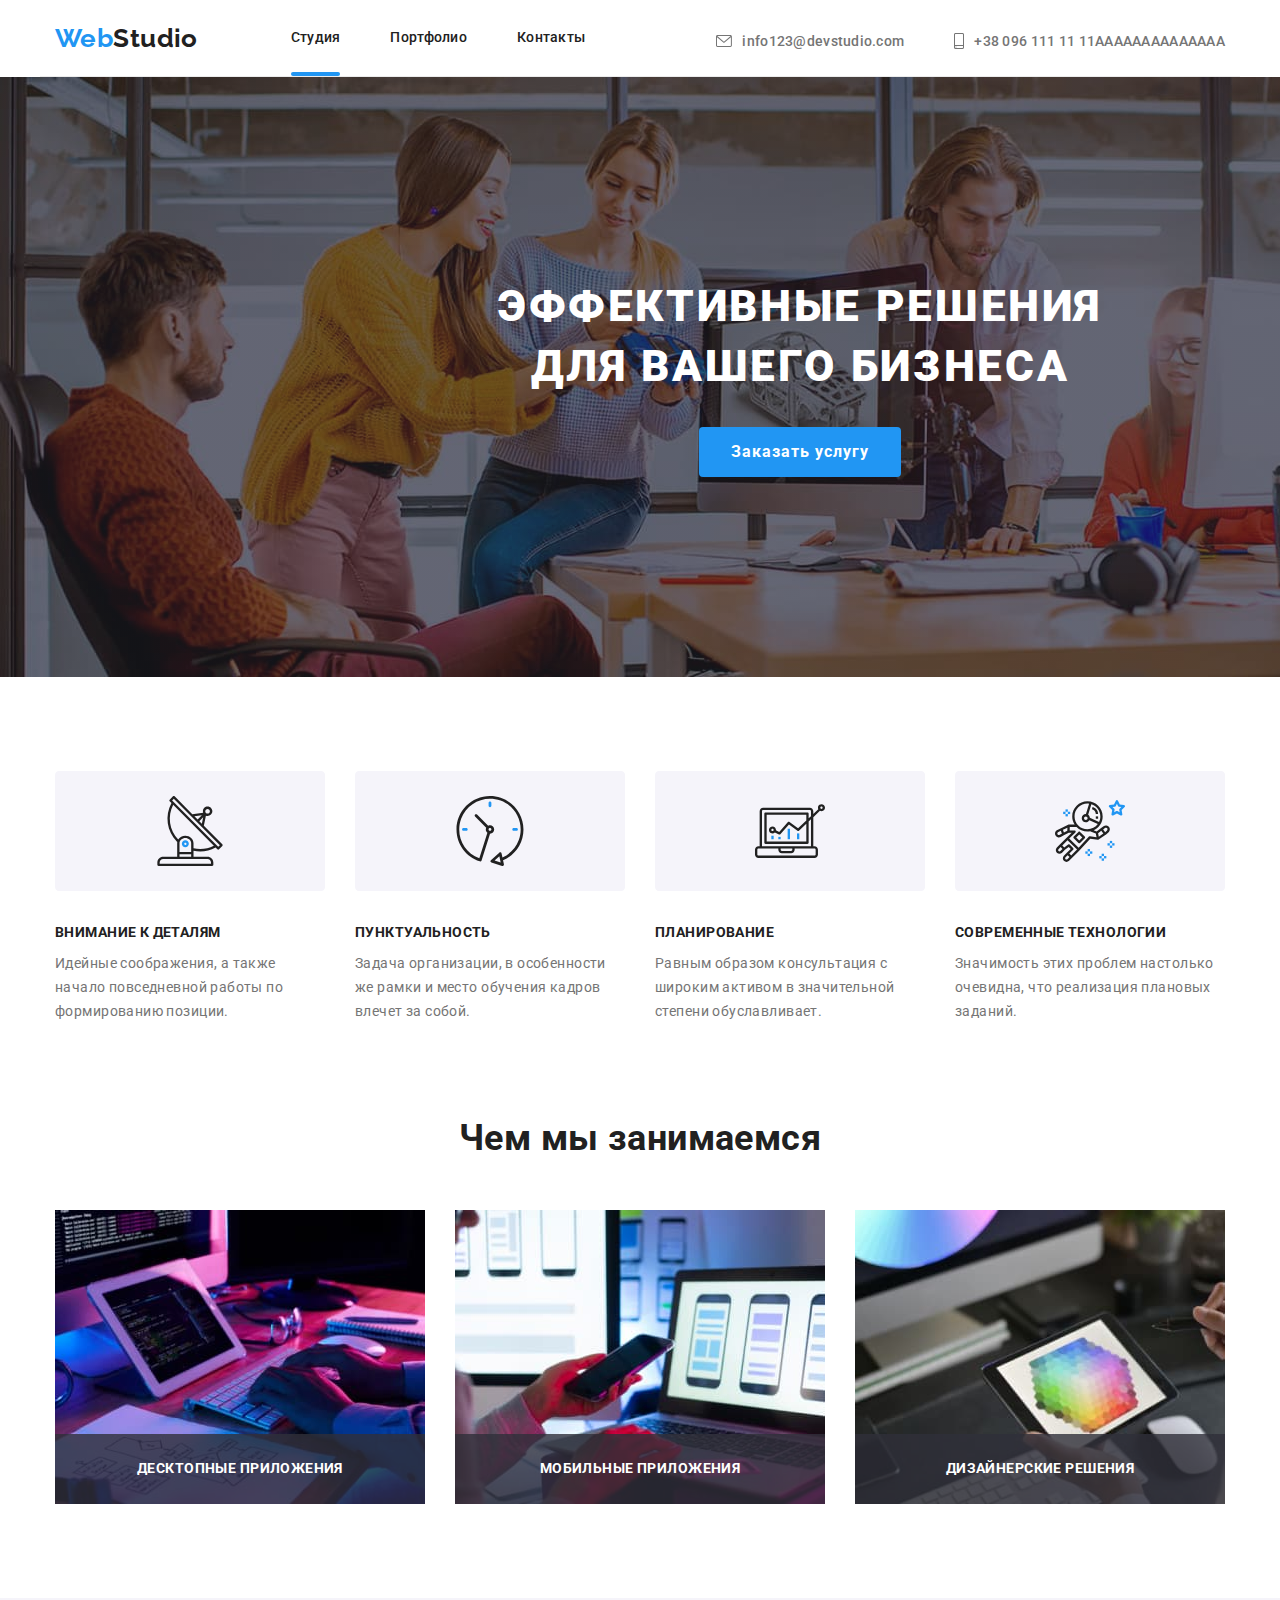
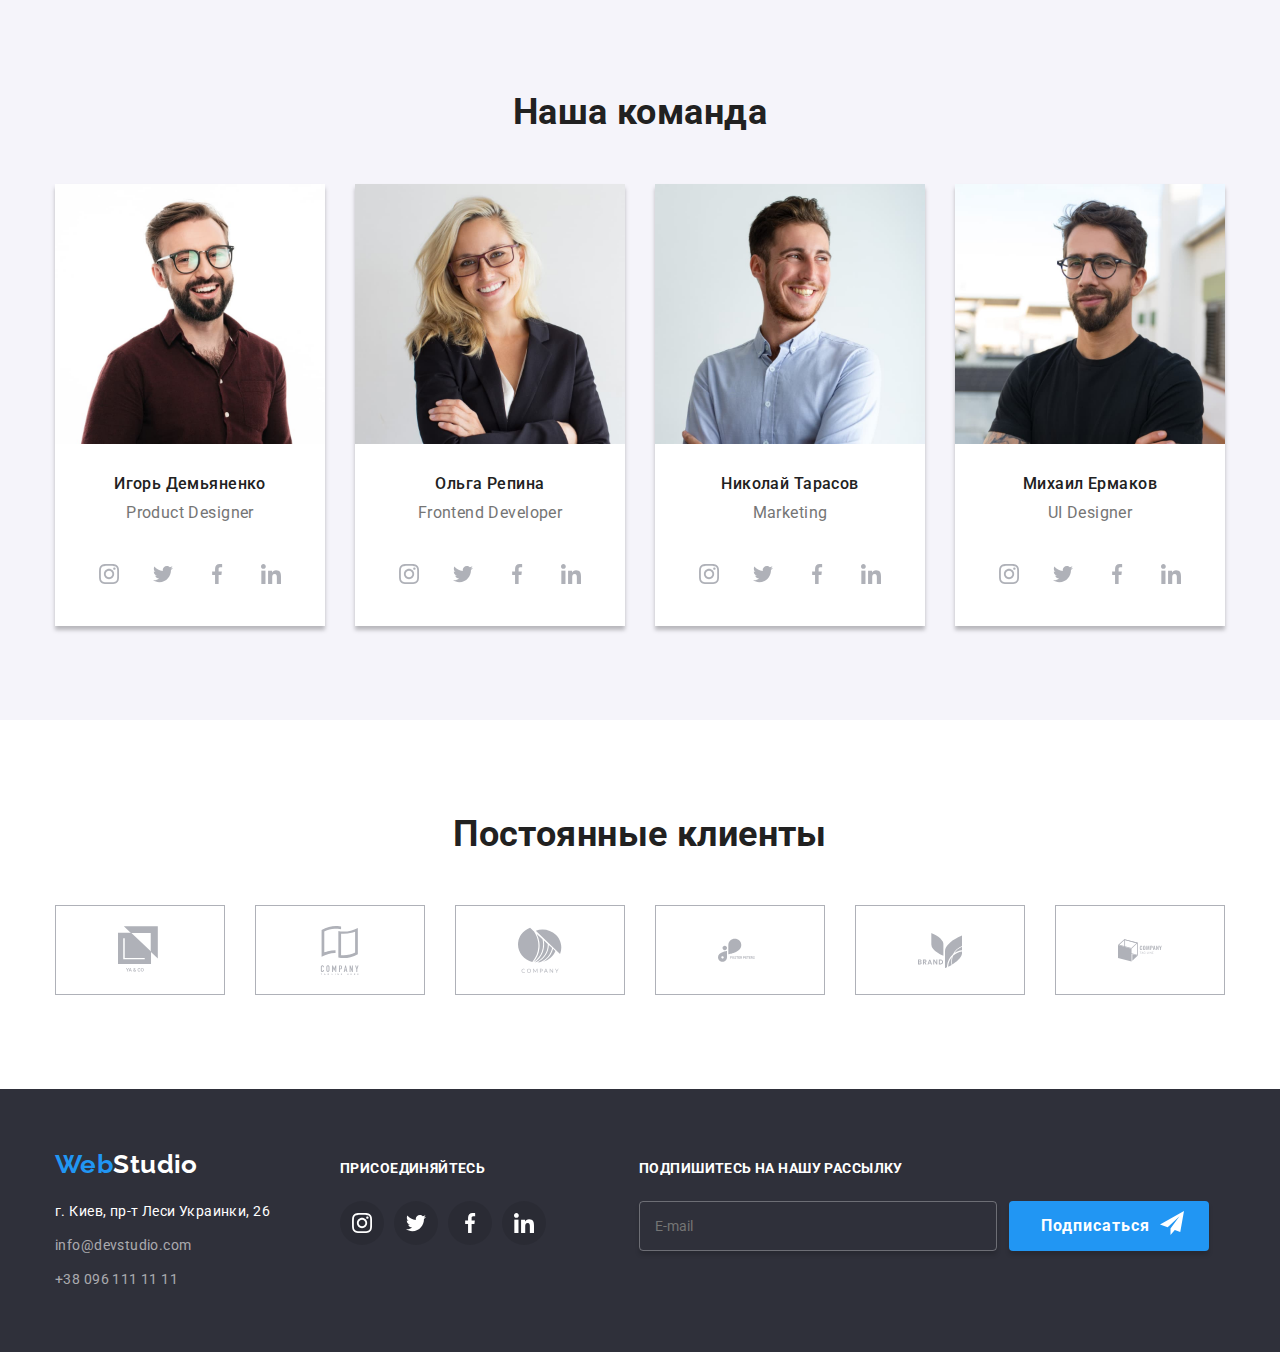
<file: index.html>
<!DOCTYPE html>
<html lang="ru">
<head>
    <meta charset="UTF-8">
    <meta name="viewport" content="width=device-width, initial-scale=1.0">
    <title>Студия</title>
    <link rel="preconnect" href="https://fonts.gstatic.com">
    <link href="https://fonts.googleapis.com/css2?family=Raleway:wght@700&family=Roboto:wght@400;500;700;900&display=swap" rel="stylesheet">
    <link rel="stylesheet" href="./css/main.min.css">
</head>
<body>
    <header>
        <div class="container">   
            <a class="logo logo-header" href="index.html"><span>Web</span>Studio</a>
            <nav>
                <ul class="site-nav">
                    <li class="site-nav-li"><a class="site-nav-item current-page" href="index.html">Студия</a></li>
                    <li class="site-nav-li"><a class="site-nav-item" href="portfolio.html">Портфолио</a></li>
                    <li class="site-nav-li"><a class="site-nav-item" href="">Контакты</a></li>
                </ul>
            </nav>
            <ul class="contacts">
                <li class="contacts-li">
                    <a class="contacts-item" href="mailto:info@devstudio.com">
                        <svg class="header-icon" height="12px" width="16px">
                            <use class="mail-icon" href="./images/icons/sprite.svg#envelope"></use>
                        </svg>
                        info123@devstudio.com
                    </a>
                </li>
                <li class="contacts-li">
                    <a  class="contacts-item" href="tel:+380961111111">
                        <svg class="header-icon" height="16px" width="10px">
                            <use class="tel-icon" href="./images/icons/sprite.svg#smartphone"></use>
                        </svg>
                        +38 096 111 11 11AAAAAAAAAAAAAA
                    </a>
                </li>
            </ul>
        </div>
    </header>
    
    <main>
        <section class="hero">
            <div class="container">
                <h1 class="hero-title">Эффективные решения<br>для вашего бизнеса</h1>
                <button class="button modal-btn" data-modal-open type="button">Заказать услугу</button>
            </div>
        </section>
        <section class="section">
            <div class="container">
                <h2 class="secondary-headings hidden">Наши преимущества</h2>
                <ul class="advantages-list">
                    <li class="list-li">
                        <svg class="features">
                            <use class="features-item group-1" href="./images/icons/sprite.svg#group-1"></use>
                        </svg>
                        <h3 class="advantages-heading">Внимание к деталям</h3>
                        <p class="advantages-text">Идейные соображения, а также начало повседневной работы по формированию позиции.</p>
                    </li>
                    <li class="list-li">
                        <svg class="features">
                            <use class="features-item group-2" href="./images/icons/sprite.svg#group-2"></use>
                        </svg>
                        <h3 class="advantages-heading">Пунктуальность</h3>
                        <p class="advantages-text">Задача организации, в особенности же рамки и место обучения кадров влечет за собой.</p>
                    </li>
                    <li class="list-li">
                        <svg class="features">
                            <use class="features-item group-3" href="./images/icons/sprite.svg#group-3"></use>
                        </svg>
                        <h3 class="advantages-heading">Планирование</h3>
                        <p class="advantages-text">Равным образом консультация с широким активом в значительной степени обуславливает.</p>
                    </li>
                    <li class="list-li">
                        <svg class="features">
                            <use class="features-item group-4" href="./images/icons/sprite.svg#group-4"></use>
                        </svg>
                        <h3 class="advantages-heading">Современные технологии</h3>
                        <p class="advantages-text">Значимость этих проблем настолько очевидна, что реализация плановых заданий.</p>
                    </li>
                </ul>
            </div>
        </section>
        <section class="section-no-top-padding">
            <div class="container">
                <h2 class="secondary-headings">Чем мы занимаемся</h2>
                <ul class="examples-list">
                    <li class="examples-list-item"><img src="./images/main/box_1.jpg" alt="Пример работы 1" width="370" height="294" /><p class="examples-list-description">Десктопные приложения</p></li>
                    <li class="examples-list-item"><img src="./images/main/box_2.jpg" alt="Пример работы 2" width="370" height="294" /><p class="examples-list-description">Мобильные приложения</p></li>
                    <li class="examples-list-item"><img src="./images/main/box_3.jpg" alt="Пример работы 3" width="370" height="294" /><p class="examples-list-description">Дизайнерские решения</p></li>
                </ul>
            </div>
        </section>
        <section class="section team">
            <div class="container">
                <h2 class="secondary-headings">Наша команда</h2>
                <ul class="team-list">
                    <li class="team-item">
                        <img class="team-photo" src="./images/main/team_card_1.jpg" alt="Игорь Демьяненко" width="270" height="260" />
                        <h3 class="team-name">Игорь Демьяненко</h3>
                        <p class="position">Product Designer</p>
                        <ul class="social-links">
                            <li class="social-links-item">
                                <a class="social-list-link" href="">
                                    <svg class="social-icon" width="20px" height="20px">
                                        <use class="social-icon-item" href="./images/icons/sprite.svg#instagram"></use>
                                    </svg>
                                </a></li>
                            <li class="social-links-item">
                                <a class="social-list-link" href="">
                                    <svg class="social-icon" width="20px" height="20px">
                                        <use class="social-icon-item" href="./images/icons/sprite.svg#twitter"></use>
                                    </svg>
                                </a></li>
                            <li class="social-links-item">
                                <a class="social-list-link" href="">
                                    <svg class="social-icon" width="20px" height="20px">
                                        <use class="social-icon-item" href="./images/icons/sprite.svg#facebook"></use>
                                    </svg>
                                </a></li>
                            <li class="social-links-item">
                                <a class="social-list-link" href="">
                                    <svg class="social-icon" width="20px" height="20px">
                                        <use class="social-icon-item" href="./images/icons/sprite.svg#linkedin"></use>
                                    </svg>
                                </a></li>
                        </ul>
                    </li>
                    <li class="team-item">
                        <img class="team-photo" src="./images/main/team_card_2.jpg" alt="Ольга Репина" width="270" height="260" />
                        <h3 class="team-name">Ольга Репина</h3>
                        <p class="position">Frontend Developer</p>
                        <ul class="social-links">
                            <li class="social-links-item">
                                <a class="social-list-link" href="">
                                    <svg class="social-icon" width="20px" height="20px">
                                        <use class="social-icon-item" href="./images/icons/sprite.svg#instagram"></use>
                                    </svg>
                                </a></li>
                            <li class="social-links-item">
                                <a class="social-list-link" href="">
                                    <svg class="social-icon" width="20px" height="20px">
                                        <use class="social-icon-item" href="./images/icons/sprite.svg#twitter"></use>
                                    </svg>
                                </a></li>
                            <li class="social-links-item">
                                <a class="social-list-link" href="">
                                    <svg class="social-icon" width="20px" height="20px">
                                        <use class="social-icon-item" href="./images/icons/sprite.svg#facebook"></use>
                                    </svg>
                                </a></li>
                            <li class="social-links-item">
                                <a class="social-list-link" href="">
                                    <svg class="social-icon" width="20px" height="20px">
                                        <use class="social-icon-item" href="./images/icons/sprite.svg#linkedin"></use>
                                    </svg>
                                </a></li>
                        </ul>
                    </li>
                    <li class="team-item">
                        <img class="team-photo" src="./images/main/team_card_3.jpg" alt="Николай Тарасов" width="270" height="260" />
                        <h3 class="team-name">Николай Тарасов</h3>
                        <p class="position">Marketing</p>
                        <ul class="social-links">
                            <li class="social-links-item">
                                <a class="social-list-link" href="">
                                    <svg class="social-icon" width="20px" height="20px">
                                        <use class="social-icon-item" href="./images/icons/sprite.svg#instagram"></use>
                                    </svg>
                                </a></li>
                            <li class="social-links-item">
                                <a class="social-list-link" href="">
                                    <svg class="social-icon" width="20px" height="20px">
                                        <use class="social-icon-item" href="./images/icons/sprite.svg#twitter"></use>
                                    </svg>
                                </a></li>
                            <li class="social-links-item">
                                <a class="social-list-link" href="">
                                    <svg class="social-icon" width="20px" height="20px">
                                        <use class="social-icon-item" href="./images/icons/sprite.svg#facebook"></use>
                                    </svg>
                                </a></li>
                            <li class="social-links-item">
                                <a class="social-list-link" href="">
                                    <svg class="social-icon" width="20px" height="20px">
                                        <use class="social-icon-item" href="./images/icons/sprite.svg#linkedin"></use>
                                    </svg>
                                </a></li>
                        </ul>
                    </li>
                    <li class="team-item">
                        <img class="team-photo" src="./images/main/team_card_4.jpg" alt="Михаил Ермаков" width="270" height="260" />
                        <h3 class="team-name">Михаил Ермаков</h3>
                        <p class="position">UI Designer</p>
                        <ul class="social-links">
                            <li class="social-links-item">
                                <a class="social-list-link" href="">
                                    <svg class="social-icon" width="20px" height="20px">
                                        <use class="social-icon-item" href="./images/icons/sprite.svg#instagram"></use>
                                    </svg>
                                </a></li>
                            <li class="social-links-item">
                                <a class="social-list-link" href="">
                                    <svg class="social-icon" width="20px" height="20px">
                                        <use class="social-icon-item" href="./images/icons/sprite.svg#twitter"></use>
                                    </svg>
                                </a></li>
                            <li class="social-links-item">
                                <a class="social-list-link" href="">
                                    <svg class="social-icon" width="20px" height="20px">
                                        <use class="social-icon-item" href="./images/icons/sprite.svg#facebook"></use>
                                    </svg>
                                </a></li>
                            <li class="social-links-item">
                                <a class="social-list-link" href="">
                                    <svg class="social-icon" width="20px" height="20px">
                                        <use class="social-icon-item" href="./images/icons/sprite.svg#linkedin"></use>
                                    </svg>
                                </a></li>
                        </ul>
                    </li>
                </ul>
            </div>
        </section>
        <section class="section">
            <div class="container">
                <h2 class="secondary-headings">Постоянные клиенты</h2>
                <ul class="clients-list">
                    <li class="clients-li">
                        <a class="client-link" href="">
                            <svg class="clients-logo">
                                <use class="client-item" href="./images/icons/sprite.svg#logo-1"></use>
                            </svg>
                        </a>  
                    </li>
                    <li class="clients-li">
                        <a class="client-link" href="">
                            <svg class="clients-logo">
                                <use class="client-item" href="./images/icons/sprite.svg#logo-2"></use>
                            </svg>
                        </a>  
                    </li>
                    <li class="clients-li">
                        <a class="client-link" href="">
                            <svg class="clients-logo">
                                <use class="client-item" href="./images/icons/sprite.svg#logo-3"></use>
                            </svg>
                        </a>  
                    </li>
                    <li class="clients-li">
                        <a class="client-link" href="">
                            <svg class="clients-logo">
                                <use class="client-item" href="./images/icons/sprite.svg#logo-4"></use>
                            </svg>
                        </a>  
                    </li>
                    <li class="clients-li">
                        <a class="client-link" href="">
                            <svg class="clients-logo">
                                <use class="client-item" href="./images/icons/sprite.svg#logo-5"></use>
                            </svg>
                        </a>  
                    </li>
                    <li class="clients-li">
                        <a class="client-link" href="">
                            <svg class="clients-logo">
                                <use class="client-item" href="./images/icons/sprite.svg#logo-6"></use>
                            </svg>
                        </a>  
                    </li>
                </ul>
            </div>
        </section>
    </main>
    
    <footer class="section-footer">
        <div class="container footer-columns">
            <div class="footer-space">
                <a class="logo" href="index.html"><span>Web</span><span class="white-logo">Studio</span></a>
                <address class="address">
                    <span class="address-text">г. Киев, пр-т Леси Украинки, 26</span>
                    <ul class="contacts-footer">
                        <li class="footer-item"><a class="contacts-footer-item" href="mailto:info@devstudio.com">info@devstudio.com</a></li>
                        <li class="footer-item"><a class="contacts-footer-item" href="tel:+380961111111">+38 096 111 11 11</a></li>
                    </ul>
                </address>
            </div>
            <div class="our-links">
                <p class="join-us">ПРИСОЕДИНЯЙТЕСЬ</p>
                <ul class="join-us-footer">
                    <li class="join-us-item">
                        <a class="social-link-footer" href="">
                            <svg class="social-icon-footer" width="20" height="20">
                                <use class="social-icon-item-footer" href="./images/icons/sprite.svg#instagram"></use>
                            </svg>
                        </a>
                    </li>
                    <li class="join-us-item">
                        <a class="social-link-footer" href="">
                            <svg class="social-icon-footer" width="20" height="20">
                                <use class="social-icon-item-footer" href="./images/icons/sprite.svg#twitter"></use>
                            </svg>
                        </a>
                    </li>
                    <li class="join-us-item">
                        <a class="social-link-footer" href="">
                            <svg class="social-icon-footer" width="20" height="20">
                                <use class="social-icon-item-footer" href="./images/icons/sprite.svg#facebook"></use>
                            </svg>
                        </a>
                    </li>
                    <li class="join-us-item">
                        <a class="social-link-footer" href="">
                            <svg class="social-icon-footer" width="20" height="20">
                                <use class="social-icon-item-footer" href="./images/icons/sprite.svg#linkedin"></use>
                            </svg>
                        </a>
                    </li>
                </ul>
            </div>
            <form class="">
                <p class="sign-up">ПОДПИШИТЕСЬ НА НАШУ РАССЫЛКУ</p>
                <div class="footer-field">
                    <input class="sign-email" type="email" name="email" placeholder="E-mail"/>
                    <button class="button submit" type="submit">
                            <span class="submit-name">Подписаться</span>
                            <svg class="send" width="24" height="24">
                                <use class="" href="./images/icons/sprite.svg#icon-send"></use>
                            </svg>
                    </button>
                </div>
            </form>
        </div>
    </footer>

    <div class="backdrop  is-hidden" data-modal>
        <div class="modal">
            <button class="closing-button" data-modal-close>
                <svg class="cross" width="11" height="11">
                    <use class="" href="./images/icons/sprite.svg#cross"></use>
                </svg>
            </button>
            <form class="sign-form">
                <p class="sign-form-heading">Оставьте свои данные, мы вам перезвоним</p>
                <div class="form-field">
                    <label class="sign-form-label" for="name">Имя</label>
                    <input class="input-field" type="text" id="name"/>
                    <svg class="form-icon" width="12" height="12">
                        <use class="" href="./images/icons/sprite.svg#icon-name"></use>
                    </svg>
                </div>
                <div class="form-field">    
                    <label class="sign-form-label" for="phone">Телефон</label>
                    <input class="input-field" type="tel" id="phone"/>
                    <svg class="form-icon" width="12" height="12">
                        <use class="" href="./images/icons/sprite.svg#icon-tel"></use>
                    </svg>
                </div>
                <div class="form-field">
                    <label class="sign-form-label" for="mail">Почта</label>
                    <input class="input-field" type="email" id="mail"/>
                    <svg class="form-icon" width="12" height="12">
                        <use class="" href="./images/icons/sprite.svg#icon-mail"></use>
                    </svg>
                </div>
                <label class="sign-form-label" for="comment">Комментарий</label>
                <textarea class="comment-field" name="textarea" id="comment" placeholder="Введите текст"></textarea>
                
                <div class="check-box">
                    <label class="modal-label" for="agree">
                        <input class="box" type="checkbox" name="agree" value="agree" id="agree" />
                        <span class="check-icon"></span>
                        Соглашаюсь с рассылкой и принимаю&nbsp;<a class="agreement-link" href="">Условия договора</a>
                    </label>
                </div>
                <button class="button submit send-modal" type="submit">Отправить</button>
               
            </form>
        </div>
    </div>

    <!-- <script src="https://cdnjs.cloudflare.com/ajax/libs/body-scroll-lock/3.1.5/bodyScrollLock.min.js" 
    integrity="sha512-HowizSDbQl7UPEAsPnvJHlQsnBmU2YMrv7KkTBulTLEGz9chfBoWYyZJL+MUO6p/yBuuMO/8jI7O29YRZ2uBlA==" 
    crossorigin="anonymous"></script> -->
    <script src="./js/modal.js"></script>
</body>
</html>
</file>
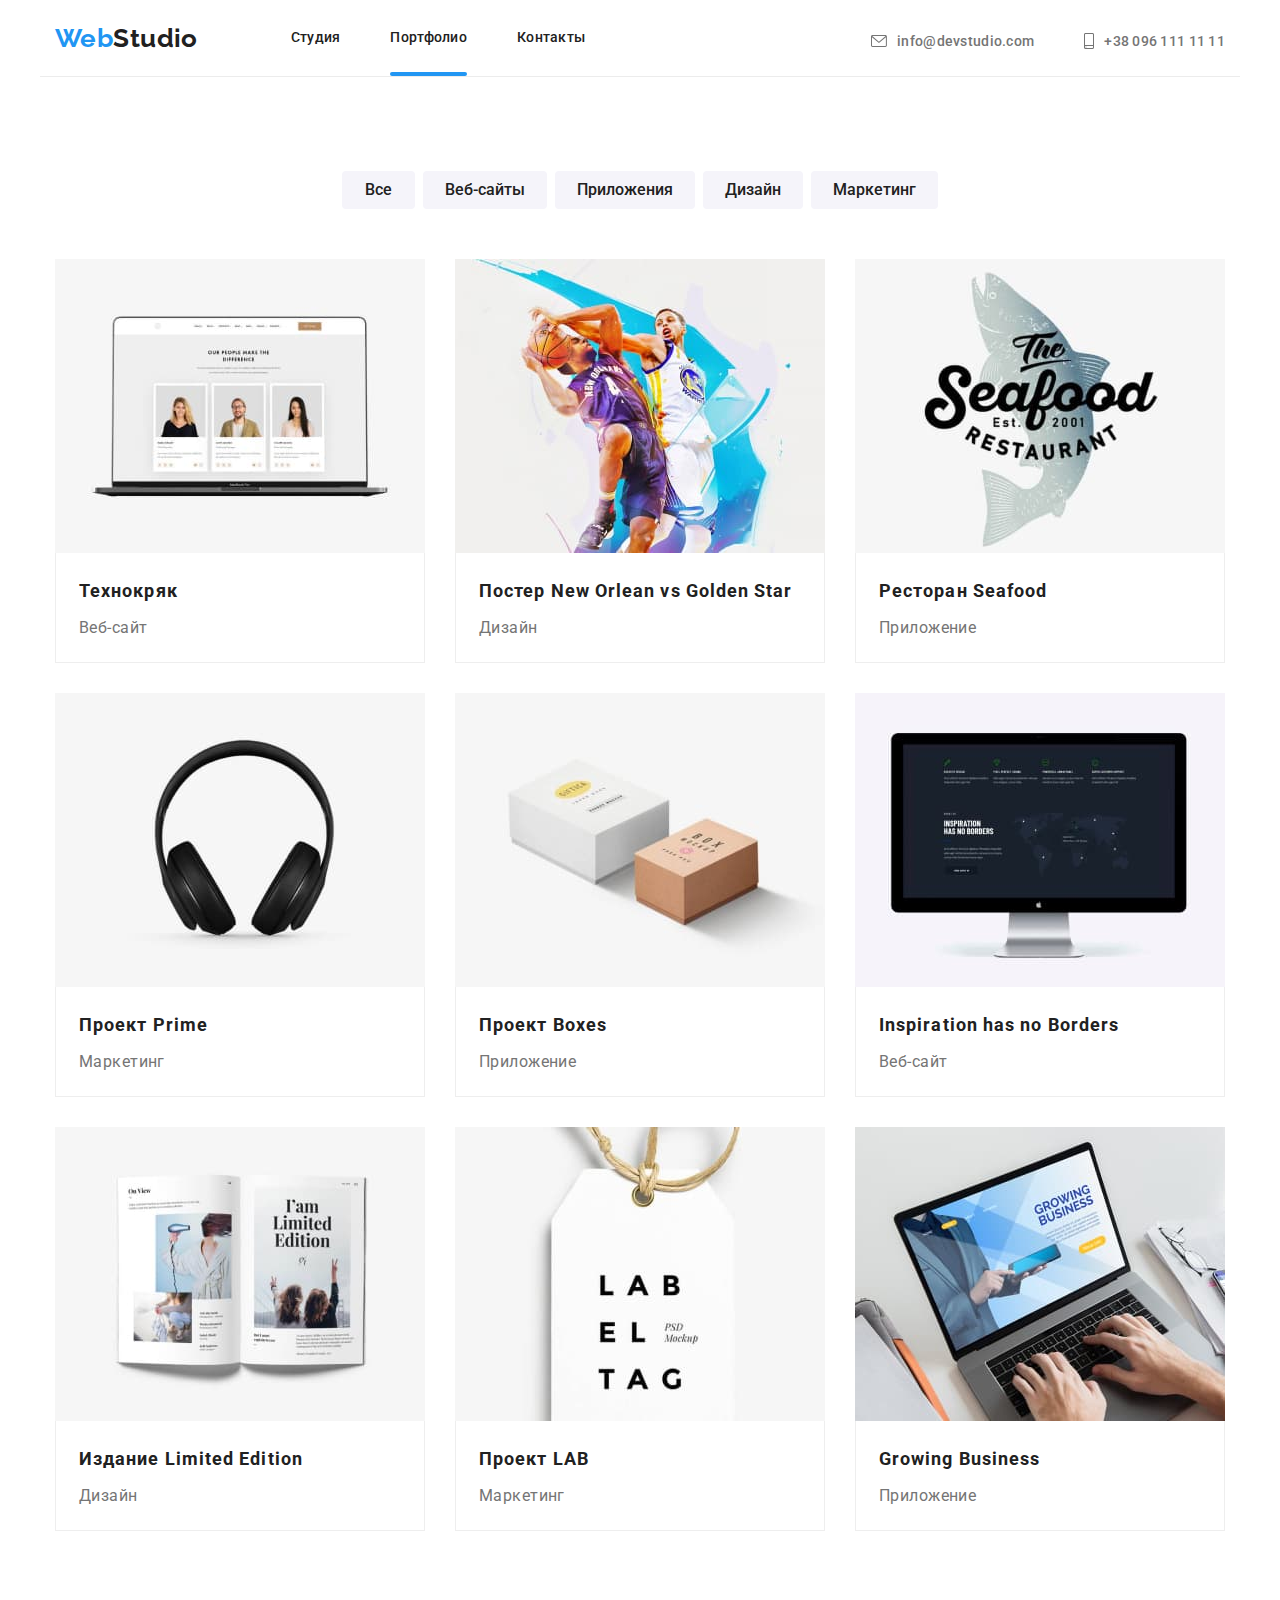
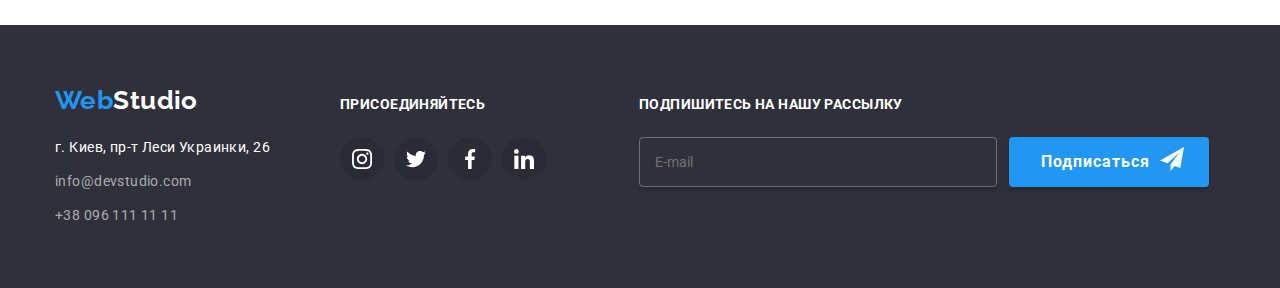
<file: portfolio.html>
<!DOCTYPE html>
<html lang="ru">
<head>
    <meta charset="UTF-8">
    <meta name="viewport" content="width=device-width, initial-scale=1.0">
    <title>Портфолио</title>
    <link rel="preconnect" href="https://fonts.gstatic.com">
    <link href="https://fonts.googleapis.com/css2?family=Raleway:wght@700&family=Roboto:wght@400;500;700;900&display=swap" rel="stylesheet">
    <link rel="stylesheet" href="./css/portfolio.min.css">
</head>
<body>
    <header>
        <div class="container">   
            <a class="logo logo-header" href="index.html"><span>Web</span>Studio</a>
            <nav>
                <ul class="site-nav">
                    <li class="site-nav-li"><a class="site-nav-item" href="index.html">Студия</a></li>
                    <li class="site-nav-li"><a class="site-nav-item current-page" href="portfolio.html">Портфолио</a></li>
                    <li class="site-nav-li"><a class="site-nav-item" href="">Контакты</a></li>
                </ul>
            </nav>
            <ul class="contacts">
                <li class="contacts-li">
                    <a class="contacts-item" href="mailto:info@devstudio.com">
                        <svg class="header-icon" height="12px" width="16px">
                            <use class="mail-icon" href="./images/icons/sprite.svg#envelope"></use>
                        </svg>
                        info@devstudio.com
                    </a>
                </li>
                <li class="contacts-li">
                    <a  class="contacts-item" href="tel:+380961111111">
                        <svg class="header-icon" height="16px" width="10px">
                            <use class="tel-icon" href="./images/icons/sprite.svg#smartphone"></use>
                        </svg>
                        +38 096 111 11 11
                    </a>
                </li>
            </ul>
        </div>
    </header>
    <main>
        <section class="section">
            <div class="container">
                <h1 class="hidden">Примеры наших работ</h1>
                <div class="filter-container">
                    <ul class="filter">
                        <li class="button-flex"><button class="filter-button" type="button">Все</button></li>
                        <li class="button-flex"><button class="filter-button" type="button">Веб-сайты</button></li>
                        <li class="button-flex"><button class="filter-button" type="button">Приложения</button></li>
                        <li class="button-flex"><button class="filter-button" type="button">Дизайн</button></li>
                        <li class="button-flex"><button class="filter-button" type="button">Маркетинг</button></li>
                    </ul>
                    <ul class="filter-examples">
                        <li class="examples-item">
                            <a href="" class="examples-link">
                                <div class="overflow">
                                    <img class="examples-photo" src="./images/portfolio/pf_1.jpg" alt="Веб-сайт Технокряк" width="370" height="294" />
                                    <p class="examples-description">Технокряк это современная площадка распространения коронавируса. Компании используют эту платформу для цифрового шпионажа и атак на защищённые сервера конкурентов.</p>
                                </div>
                                <div class="card-padding">    
                                    <h3 class="examples-heading">Технокряк</h3>
                                    <p class="examples-filter">Веб-сайт</p>
                                </div>    
                            </a>
                        </li>
                        <li class="examples-item">
                            <a href="" class="examples-link">
                                <div class="overflow">
                                    <img class="examples-photo" src="./images/portfolio/pf_2.jpg" alt="Постер с баскетболистами" width="370" height="294" />
                                    <p class="examples-description">Постер New Orlean vs Golden Star: спорт - это здоровье!</p>
                                </div>
                                <div class="card-padding">   
                                    <h3 class="examples-heading">Постер New Orlean vs Golden Star</h3>
                                    <p class="examples-filter">Дизайн</p>
                                </div>
                            </a>
                        </li>
                        <li class="examples-item">
                            <a href="" class="examples-link">
                                <div class="overflow">
                                    <img class="examples-photo" src="./images/portfolio/pf_3.jpg" alt="Лого ресторана морской еды" width="370" height="294" />
                                    <p class="examples-description">Ресторан Seafood морская еда на любой вкус.</p>
                                </div>
                                <div class="card-padding">    
                                    <h3 class="examples-heading">Ресторан Seafood</h3>
                                    <p class="examples-filter">Приложение</p>
                                </div>    
                            </a>
                        </li>
                        <li class="examples-item">
                            <a href="" class="examples-link">
                                <div class="overflow">
                                    <img class="examples-photo" src="./images/portfolio/pf_4.jpg" alt="Наушники" width="370" height="294" />
                                    <p class="examples-description">Проект Prime это современная площадка распространения коронавируса. Компании используют эту платформу для цифрового шпионажа и атак на защищённые сервера конкурентов.</p>
                                </div>
                                <div class="card-padding">    
                                    <h3 class="examples-heading">Проект Prime</h3>
                                    <p class="examples-filter">Маркетинг</p>
                                </div>    
                            </a>
                        </li>
                        <li class="examples-item">
                            <a href="" class="examples-link">
                                <div class="overflow">
                                    <img class="examples-photo" src="./images/portfolio/pf_5.jpg" alt="Коробочки" width="370" height="294" />
                                    <p class="examples-description">Проект Boxes это современная площадка распространения коронавируса. Компании используют эту платформу для цифрового шпионажа и атак на защищённые сервера конкурентов.</p>
                                </div>
                                <div class="card-padding">    
                                    <h3 class="examples-heading">Проект Boxes</h3>
                                    <p class="examples-filter">Приложение</p>
                                </div>    
                            </a>
                        </li>
                        <li class="examples-item">
                            <a href="" class="examples-link">
                                <div class="overflow">
                                    <img class="examples-photo" src="./images/portfolio/pf_6.jpg" alt="Веб-сайт Вдохновение" width="370" height="294" />
                                    <p class="examples-description">Inspiration has no Borders это современная площадка распространения коронавируса. Компании используют эту платформу для цифрового шпионажа и атак на защищённые сервера конкурентов.</p>
                                </div>
                                <div class="card-padding">    
                                    <h3 class="examples-heading">Inspiration has no Borders</h3>
                                    <p class="examples-filter">Веб-сайт</p>
                                </div>    
                            </a>
                        </li>
                        <li class="examples-item">
                            <a href="" class="examples-link">
                                <div class="overflow">
                                    <img class="examples-photo" src="./images/portfolio/pf_7.jpg" alt="Гланцевый журнал" width="370" height="294" />
                                    <p class="examples-description">Издание Limited Edition это современная площадка распространения коронавируса. Компании используют эту платформу для цифрового шпионажа и атак на защищённые сервера конкурентов.</p>
                                </div>
                                <div class="card-padding">    
                                    <h3 class="examples-heading">Издание Limited Edition</h3>
                                    <p class="examples-filter">Дизайн</p>
                                </div>    
                            </a>
                        </li>
                        <li class="examples-item">
                            <a href="" class="examples-link">
                                <div class="overflow">
                                    <img class="examples-photo" src="./images/portfolio/pf_8.jpg" alt="Бирка проекта" width="370" height="294" />
                                    <p class="examples-description">Проект LAB это современная площадка распространения коронавируса. Компании используют эту платформу для цифрового шпионажа и атак на защищённые сервера конкурентов.</p>
                                </div>
                                <div class="card-padding">    
                                    <h3 class="examples-heading">Проект LAB</h3>
                                    <p class="examples-filter">Маркетинг</p>
                                </div>    
                            </a>
                        </li>
                        <li class="examples-item">
                            <a href="" class="examples-link">
                                <div class="overflow">
                                    <img class="examples-photo" src="./images/portfolio/pf-9.jpg" alt="Ноутбук" width="370" height="294" />
                                    <p class="examples-description">Growing Business это современная площадка распространения коронавируса. Компании используют эту платформу для цифрового шпионажа и атак на защищённые сервера конкурентов.</p>
                                </div>
                                <div class="card-padding">    
                                    <h3 class="examples-heading">Growing Business</h3>
                                    <p class="examples-filter">Приложение</p>
                                </div>    
                            </a>
                        </li>
                    </ul>
                </div>
            </div>    
        </section>
    </main>
    <footer class="section-footer">
        <div class="container footer-columns">
            <div class="footer-space">
                <a class="logo" href="index.html"><span>Web</span><span class="white-logo">Studio</span></a>
                <address class="address">
                    <span class="address-text">г. Киев, пр-т Леси Украинки, 26</span>
                    <ul class="contacts-footer">
                        <li class="footer-item"><a class="contacts-footer-item" href="mailto:info@devstudio.com">info@devstudio.com</a></li>
                        <li class="footer-item"><a class="contacts-footer-item" href="tel:+380961111111">+38 096 111 11 11</a></li>
                    </ul>
                </address>
            </div>
            <div class="our-links">
                <p class="join-us">ПРИСОЕДИНЯЙТЕСЬ</p>
                <ul class="join-us-footer">
                    <li class="join-us-item">
                        <a class="social-link-footer" href="">
                            <svg class="social-icon-footer" width="20" height="20">
                                <use class="social-icon-item-footer" href="./images/icons/sprite.svg#instagram"></use>
                            </svg>
                        </a>
                    </li>
                    <li class="join-us-item">
                        <a class="social-link-footer" href="">
                            <svg class="social-icon-footer" width="20" height="20">
                                <use class="social-icon-item-footer" href="./images/icons/sprite.svg#twitter"></use>
                            </svg>
                        </a>
                    </li>
                    <li class="join-us-item">
                        <a class="social-link-footer" href="">
                            <svg class="social-icon-footer" width="20" height="20">
                                <use class="social-icon-item-footer" href="./images/icons/sprite.svg#facebook"></use>
                            </svg>
                        </a>
                    </li>
                    <li class="join-us-item">
                        <a class="social-link-footer" href="">
                            <svg class="social-icon-footer" width="20" height="20">
                                <use class="social-icon-item-footer" href="./images/icons/sprite.svg#linkedin"></use>
                            </svg>
                        </a>
                    </li>
                </ul>
            </div>
            <form class="">
                <p class="sign-up">ПОДПИШИТЕСЬ НА НАШУ РАССЫЛКУ</p>
                <div class="footer-field">
                    <input class="sign-email" type="email" name="email" placeholder="E-mail"/>
                    <button class="button submit" type="submit">
                            <span class="submit-name">Подписаться</span>
                            <svg class="send" width="24" height="24">
                                <use class="" href="./images/icons/sprite.svg#icon-send"></use>
                            </svg>
                    </button>
                </div>
            </form>
        </div>
    </footer>
</body>
</html>
</file>
<file: css/main.min.css>
*,::after,::before{-webkit-box-sizing:border-box;box-sizing:border-box}:root{-moz-tab-size:4;-o-tab-size:4;tab-size:4}html{line-height:1.15;-webkit-text-size-adjust:100%}body{margin:0}body{font-family:system-ui,-apple-system,'Segoe UI',Roboto,Helvetica,Arial,sans-serif,'Apple Color Emoji','Segoe UI Emoji'}hr{height:0;color:inherit}abbr[title]{-webkit-text-decoration:underline dotted;text-decoration:underline dotted}b,strong{font-weight:bolder}code,kbd,pre,samp{font-family:ui-monospace,SFMono-Regular,Consolas,'Liberation Mono',Menlo,monospace;font-size:1em}small{font-size:80%}sub,sup{font-size:75%;line-height:0;position:relative;vertical-align:baseline}sub{bottom:-.25em}sup{top:-.5em}table{text-indent:0;border-color:inherit}button,input,optgroup,select,textarea{font-family:inherit;font-size:100%;line-height:1.15;margin:0}button,select{text-transform:none}[type=button],[type=reset],[type=submit],button{-webkit-appearance:button}::-moz-focus-inner{border-style:none;padding:0}:-moz-focusring{outline:1px dotted ButtonText}:-moz-ui-invalid{box-shadow:none}legend{padding:0}progress{vertical-align:baseline}::-webkit-inner-spin-button,::-webkit-outer-spin-button{height:auto}[type=search]{-webkit-appearance:textfield;outline-offset:-2px}::-webkit-search-decoration{-webkit-appearance:none}::-webkit-file-upload-button{-webkit-appearance:button;font:inherit}summary{display:list-item}.group-1,.group-2,.group-3,.group-4{width:270px;height:120px}.site-nav-item,.contacts-item,.mail-icon,.tel-icon,.social-icon-item,.social-list-link,.client-link,.client-item,.social-link-footer{-webkit-transition-timing-function:cubic-bezier(0.4, 0, 0.2, 1);transition-timing-function:cubic-bezier(0.4, 0, 0.2, 1)}.container,.send-modal,.check-box{margin-left:auto;margin-right:auto}a{text-decoration:none}ul,ol{list-style:none;padding:0;margin:0}h1,h2,h3,h4,h5,h6,p{margin:0}img{display:block}body{background-color:#fff;color:#757575;font-family:"Roboto",sans-serif,sans-serif;font-style:normal;font-weight:400;font-size:14px;line-height:1.71;letter-spacing:0.03em}.container{width:1200px;padding-left:15px;padding-right:15px}.current-page{color:#2196F3}.current-page.site-nav-item::after{position:absolute;content:"";height:4px;width:100%;bottom:-6px;left:0;border-radius:2px;background-color:#2196F3;opacity:1}.hidden{display:none}.section{padding-top:94px;padding-bottom:94px}.section-no-top-padding{padding-top:0;padding-bottom:94px}.button{min-width:200px;height:50px;cursor:pointer;padding:10px 32px;border:none;border-radius:4px;font-family:Roboto;font-style:normal;font-size:16px;font-weight:700;line-height:1.87;-webkit-box-align:center;-ms-flex-align:center;align-items:center;text-align:center;letter-spacing:0.06em;color:#fff;background-color:#2196F3}.secondary-headings{margin-bottom:50px;font-size:36px;font-weight:700;line-height:1.16;text-align:center;color:#212121}header .container{display:-webkit-box;display:-ms-flexbox;display:flex;-webkit-box-align:center;-ms-flex-align:center;align-items:center;border-bottom:1px solid #ECECEC}.logo-header{margin-right:93px}.logo{font-size:26px;font-weight:700;line-height:1.19;color:#212121;font-family:'Raleway', sans-serif}.logo>span{color:#2196F3}.logo .white-logo{color:#fff}.site-nav{display:-webkit-box;display:-ms-flexbox;display:flex}.site-nav-li{padding-top:24px;padding-bottom:25px}.site-nav-li:not(:last-child){margin-right:50px}.site-nav-item{position:relative;padding-top:24px;padding-bottom:25px;font-size:14px;font-weight:500;line-height:1.14;letter-spacing:0.02em;color:#212121;-webkit-transition-property:color;transition-property:color;-webkit-transition-duration:250ms;transition-duration:250ms}.site-nav-item::after{position:absolute;content:"";height:4px;width:100%;bottom:-6px;left:0;border-radius:2px;background-color:#2196F3;opacity:0;-webkit-transition:250ms opacity cubic-bezier(0.4, 0, 0.2, 1);transition:250ms opacity cubic-bezier(0.4, 0, 0.2, 1)}.site-nav-item:focus::after{opacity:1}.site-nav-li:hover .site-nav-item::after{opacity:1}.contacts-li:not(:last-child){margin-right:50px}.contacts{display:-webkit-box;display:-ms-flexbox;display:flex;margin-left:auto}.header-icon{margin-right:10px}.contacts-item{display:-webkit-box;display:-ms-flexbox;display:flex;-webkit-box-align:center;-ms-flex-align:center;align-items:center;padding-top:28px;padding-bottom:22px;font-size:14px;font-weight:500;line-height:1.86;letter-spacing:0.02em;color:#757575;-webkit-transition-property:color;transition-property:color;-webkit-transition-duration:250ms;transition-duration:250ms}.site-nav-item:hover,.site-nav-item:focus,.contacts-item:hover,.contacts-item:focus{color:#2196F3}.mail-icon{margin-right:10px;fill:#757575;-webkit-transition-property:fill;transition-property:fill;-webkit-transition-duration:250ms;transition-duration:250ms}.contacts-item:hover .mail-icon,.contacts-item:focus .mail-icon{fill:#2196F3}.tel-icon{margin-right:10px;fill:#757575;-webkit-transition-property:fill;transition-property:fill;-webkit-transition-duration:250ms;transition-duration:250ms}.contacts-item:hover .tel-icon,.contacts-item:focus .tel-icon{fill:#2196F3}.contacts-li{display:-webkit-box;display:-ms-flexbox;display:flex;-webkit-box-align:center;-ms-flex-align:center;align-items:center}.hero{text-align:center;padding-top:200px;padding-bottom:200px;min-width:1600px;height:600px;background-color:#2F303A;margin:0 auto;background-color:#AFB1B8;background-image:-webkit-gradient(linear, left top, left bottom, from(rgba(47,48,58,0.4)), to(rgba(47,48,58,0.4))),url(../images/main/hero.jpg);background-image:linear-gradient(rgba(47,48,58,0.4), rgba(47,48,58,0.4)),url(../images/main/hero.jpg);background-repeat:no-repeat;background-size:cover}.hero-title{margin-top:0;margin-bottom:30px;font-size:44px;font-weight:900;line-height:1.36;text-align:center;letter-spacing:0.06em;text-transform:uppercase;color:#fff}.advantages-list{display:-webkit-box;display:-ms-flexbox;display:flex;-webkit-box-pack:center;-ms-flex-pack:center;justify-content:center}.list-li{display:inline-block;-webkit-box-pack:center;-ms-flex-pack:center;justify-content:center}.list-li:not(:last-child){margin-right:30px}.features{display:block;width:270px;height:120px;background-repeat:no-repeat;background-size:cover;margin-bottom:30px}.group-1{background-image:url("../images/icons/sprite.svg#group-1")}.group-2{background-image:url("../images/icons/sprite.svg#group-2")}.group-3{background-image:url("../images/icons/sprite.svg#group-3")}.group-4{background-image:url("../images/icons/sprite.svg#group-4")}.advantages-heading{display:inline-block;margin-bottom:10px;font-size:14px;font-weight:700;line-height:1.44;text-transform:uppercase;color:#212121}.examples-list{display:-webkit-box;display:-ms-flexbox;display:flex;-webkit-box-pack:center;-ms-flex-pack:center;justify-content:center}.examples-list-item{position:relative}.examples-list-item:not(:last-child){margin-right:30px}.examples-list-description{position:absolute;content:"";display:block;width:100%;height:70px;background-color:rgba(47,48,58,0.8);font-size:14px;font-weight:700;line-height:1.14;text-align:center;bottom:0;text-transform:uppercase;padding:27px 0;color:#fff}.team{background-color:#F5F4FA}.team-list{display:-webkit-box;display:-ms-flexbox;display:flex;-webkit-box-pack:center;-ms-flex-pack:center;justify-content:center}.team-item{background-color:#fff;-webkit-box-shadow:0px 4px 4px rgba(0,0,0,0.25);box-shadow:0px 4px 4px rgba(0,0,0,0.25)}.team-item:not(:last-child){margin-right:30px}.team-photo{margin-bottom:30px}.team-name{margin-bottom:10px;font-size:16px;font-weight:500;line-height:1.19;text-align:center;color:#212121}.position{margin-bottom:30px;font-size:16px;line-height:1.19;text-align:center}.social-links{display:-webkit-box;display:-ms-flexbox;display:flex;-webkit-box-pack:center;-ms-flex-pack:center;justify-content:center;margin-bottom:30px}.social-links-item:not(:last-child){margin-right:10px}.social-links .social-list-link{display:-webkit-box;display:-ms-flexbox;display:flex;-webkit-box-pack:center;-ms-flex-pack:center;justify-content:center;-webkit-box-align:center;-ms-flex-align:center;align-items:center;width:44px;height:44px;background-color:transparent;border-radius:50%;color:#AFB1B8}.social-icon-item{fill:#AFB1B8;-webkit-transition-property:fill;transition-property:fill;-webkit-transition-duration:250ms;transition-duration:250ms}.social-list-link:hover .social-icon-item,.social-list-link:focus .social-icon-item{fill:#ffffff}.social-list-link{-webkit-transition-property:background-color;transition-property:background-color;-webkit-transition-duration:250ms;transition-duration:250ms}.social-list-link:hover,.social-list-link:focus{background-color:#2196F3}.clients-list{display:-webkit-box;display:-ms-flexbox;display:flex;-webkit-box-pack:justify;-ms-flex-pack:justify;justify-content:space-between}.clients-li{display:-webkit-box;display:-ms-flexbox;display:flex}.clients-li:not(:last-child){margin-right:30px}.client-link{display:-webkit-box;display:-ms-flexbox;display:flex;-webkit-box-pack:center;-ms-flex-pack:center;justify-content:center;-webkit-box-align:center;-ms-flex-align:center;align-items:center;width:170px;height:90px;border:1px solid #AFB1B8;-webkit-transition-property:border;transition-property:border;-webkit-transition-duration:250ms;transition-duration:250ms}.client-link:hover,.client-link:focus{border:1px solid #2196F3}.client-item{-webkit-transition-property:fill;transition-property:fill;-webkit-transition-duration:250ms;transition-duration:250ms}.client-link:hover .client-item,.client-link:focus .client-item{fill:#2196F3}.clients-logo{width:44px;height:49px;fill:#AFB1B8}.section-footer{padding-top:60px;padding-bottom:60px}footer{background-color:#2F303A}.footer-columns{display:-webkit-box;display:-ms-flexbox;display:flex;-webkit-box-align:baseline;-ms-flex-align:baseline;align-items:baseline}.footer-space{display:-webkit-box;display:-ms-flexbox;display:flex;-webkit-box-orient:vertical;-webkit-box-direction:normal;-ms-flex-direction:column;flex-direction:column;-webkit-box-align:start;-ms-flex-align:start;align-items:flex-start;background-color:#2F303A;margin-right:70px}.footer-space .logo{margin-bottom:20px}.address{font-style:normal;color:#fff}.address-text{display:inline-block;margin-bottom:10px}.footer-item:first-child{margin-bottom:10px}.contacts-footer-item{color:rgba(255,255,255,0.6)}.our-links{margin-right:93px}.join-us,.sign-up{margin-bottom:20px;font-weight:700;font-style:normal;color:#fff}.join-us-footer{display:-webkit-box;display:-ms-flexbox;display:flex;-webkit-box-pack:center;-ms-flex-pack:center;justify-content:center}.join-us-item:not(:last-child){margin-right:10px}.social-link-footer{display:-webkit-box;display:-ms-flexbox;display:flex;-webkit-box-pack:center;-ms-flex-pack:center;justify-content:center;-webkit-box-align:center;-ms-flex-align:center;align-items:center;width:44px;height:44px;color:#fff;background-color:rgba(0,0,0,0.1);border-radius:50%;-webkit-transition-property:background-color;transition-property:background-color;-webkit-transition-duration:250ms;transition-duration:250ms}.social-link-footer:hover,.social-link-footer:focus{background-color:#2196F3}.social-icon-footer{fill:currentColor}.sign-email{width:358px;height:50px;margin-right:12px;padding:15px;border:1px solid rgba(255,255,255,0.3);outline-offset:-1px;-webkit-box-shadow:0px 4px 4px rgba(0,0,0,0.15);box-shadow:0px 4px 4px rgba(0,0,0,0.15);-webkit-box-sizing:border-box;box-sizing:border-box;background-color:transparent;border-radius:4px}.footer-field{height:50px;display:-webkit-box;display:-ms-flexbox;display:flex;-webkit-box-align:start;-ms-flex-align:start;align-items:flex-start}.submit{position:relative;text-align:left;-webkit-box-shadow:0px 4px 4px rgba(0,0,0,0.15);box-shadow:0px 4px 4px rgba(0,0,0,0.15);border-radius:4px}.submit-name{margin-right:10px}.send{position:absolute}.input-field:focus,.comment-field:focus{outline:none}.backdrop{position:fixed;top:0;left:0;width:100%;height:100%;background-color:rgba(0,0,0,0.2);opacity:1;-webkit-transition:opacity 400ms linear;transition:opacity 400ms linear}.backdrop.is-hidden{opacity:0;pointer-events:none}.modal{position:absolute;top:50%;left:50%;-webkit-transform:translate(-50%, -50%);transform:translate(-50%, -50%);width:528px;height:581px;-webkit-box-shadow:0px 1px 3px rgba(0,0,0,0.12),0px 1px 1px rgba(0,0,0,0.14),0px 2px 1px rgba(0,0,0,0.2);box-shadow:0px 1px 3px rgba(0,0,0,0.12),0px 1px 1px rgba(0,0,0,0.14),0px 2px 1px rgba(0,0,0,0.2);border-radius:4px;background:#fff;padding:40px}.closing-button{position:absolute;width:30px;height:30px;top:8px;right:8px;border:1px solid rgba(0,0,0,0.1);border-radius:50%;background:#fff;padding-top:3px}.closing-button:focus{fill:#2196F3}.cross{-webkit-transition:250ms fill cubic-bezier(0.4, 0, 0.2, 1);transition:250ms fill cubic-bezier(0.4, 0, 0.2, 1)}.cross:hover,.cross:focus{fill:#2196F3}.sign-form{display:-webkit-box;display:-ms-flexbox;display:flex;-webkit-box-orient:vertical;-webkit-box-direction:normal;-ms-flex-direction:column;flex-direction:column}.sign-form-heading{margin-bottom:12px;font-size:20px;font-weight:700;line-height:1.15;text-align:center;letter-spacing:0.03em;color:#212121}.sign-form-label{margin-bottom:4px;font-size:12px;line-height:1.167;letter-spacing:0.01em;color:#757575}.input-field{height:40px;padding:12px 42px;border:1px solid rgba(33,33,33,0.2);border-radius:4px;-webkit-transition:250ms border cubic-bezier(0.4, 0, 0.2, 1);transition:250ms border cubic-bezier(0.4, 0, 0.2, 1)}.form-icon{-webkit-transition:250ms fill cubic-bezier(0.4, 0, 0.2, 1);transition:250ms fill cubic-bezier(0.4, 0, 0.2, 1)}.input-field:focus+.form-icon{fill:#2196F3}.input-field:focus,.comment-field:focus{border:1px solid #2196F3;-webkit-box-shadow:0px 1px 3px rgba(0,0,0,0.12),0px 1px 1px rgba(0,0,0,0.14),0px 2px 1px rgba(0,0,0,0.2);box-shadow:0px 1px 3px rgba(0,0,0,0.12),0px 1px 1px rgba(0,0,0,0.14),0px 2px 1px rgba(0,0,0,0.2)}.comment-field{height:120px;border:1px solid rgba(33,33,33,0.2);border-radius:4px;margin-bottom:20px;padding:12px 16px;text-align:start;resize:none}.send-modal{text-align:center;letter-spacing:0.06em}.check-box{display:-webkit-box;display:-ms-flexbox;display:flex;-webkit-box-align:center;-ms-flex-align:center;align-items:center;margin-bottom:30px}.box{position:absolute;width:1px;height:1px;margin:-1px;border:0;padding:0;clip:rect(0 0 0 0);overflow:hidden;margin-right:9px}.agreement-link{text-decoration:underline;color:#2196F3}.form-icon{position:absolute;-webkit-transform:translate(15px, 30px);transform:translate(15px, 30px)}.form-field{position:relative;display:-webkit-box;display:-ms-flexbox;display:flex;-webkit-box-orient:vertical;-webkit-box-direction:normal;-ms-flex-direction:column;flex-direction:column;margin-bottom:10px}.check-icon{display:inline-block;width:16px;height:15px;border:2px solid black;margin-right:9px;-webkit-transition:250ms cubic-bezier(0.4, 0, 0.2, 1);transition:250ms cubic-bezier(0.4, 0, 0.2, 1)}.box:checked+.check-icon{background-color:#2196F3;background-image:url(../images/icons/icon-check.svg);background-size:contain;background-origin:border-box;border-color:transparent}.box:focus+.check-icon{border-color:#2196F3}.modal-label{display:-webkit-box;display:-ms-flexbox;display:flex;-webkit-box-align:center;-ms-flex-align:center;align-items:center}
/*# sourceMappingURL=main.min.css.map */
</file>
<file: css/portfolio.min.css>
*,::after,::before{-webkit-box-sizing:border-box;box-sizing:border-box}:root{-moz-tab-size:4;-o-tab-size:4;tab-size:4}html{line-height:1.15;-webkit-text-size-adjust:100%}body{margin:0}body{font-family:system-ui,-apple-system,'Segoe UI',Roboto,Helvetica,Arial,sans-serif,'Apple Color Emoji','Segoe UI Emoji'}hr{height:0;color:inherit}abbr[title]{-webkit-text-decoration:underline dotted;text-decoration:underline dotted}b,strong{font-weight:bolder}code,kbd,pre,samp{font-family:ui-monospace,SFMono-Regular,Consolas,'Liberation Mono',Menlo,monospace;font-size:1em}small{font-size:80%}sub,sup{font-size:75%;line-height:0;position:relative;vertical-align:baseline}sub{bottom:-.25em}sup{top:-.5em}table{text-indent:0;border-color:inherit}button,input,optgroup,select,textarea{font-family:inherit;font-size:100%;line-height:1.15;margin:0}button,select{text-transform:none}[type=button],[type=reset],[type=submit],button{-webkit-appearance:button}::-moz-focus-inner{border-style:none;padding:0}:-moz-focusring{outline:1px dotted ButtonText}:-moz-ui-invalid{box-shadow:none}legend{padding:0}progress{vertical-align:baseline}::-webkit-inner-spin-button,::-webkit-outer-spin-button{height:auto}[type=search]{-webkit-appearance:textfield;outline-offset:-2px}::-webkit-search-decoration{-webkit-appearance:none}::-webkit-file-upload-button{-webkit-appearance:button;font:inherit}summary{display:list-item}.site-nav-item,.contacts-item,.mail-icon,.tel-icon,.social-link-footer{-webkit-transition-timing-function:cubic-bezier(0.4, 0, 0.2, 1);transition-timing-function:cubic-bezier(0.4, 0, 0.2, 1)}.container{margin-left:auto;margin-right:auto}a{text-decoration:none}ul,ol{list-style:none;padding:0;margin:0}h1,h2,h3,h4,h5,h6,p{margin:0}img{display:block}body{background-color:#fff;color:#757575;font-family:"Roboto",sans-serif,sans-serif;font-style:normal;font-weight:400;font-size:14px;line-height:1.71;letter-spacing:0.03em}.container{width:1200px;padding-left:15px;padding-right:15px}.current-page{color:#2196F3}.current-page.site-nav-item::after{position:absolute;content:"";height:4px;width:100%;bottom:-6px;left:0;border-radius:2px;background-color:#2196F3;opacity:1}.hidden{display:none}.section{padding-top:94px;padding-bottom:94px}.section-no-top-padding{padding-top:0;padding-bottom:94px}.button{min-width:200px;height:50px;cursor:pointer;padding:10px 32px;border:none;border-radius:4px;font-family:Roboto;font-style:normal;font-size:16px;font-weight:700;line-height:1.87;-webkit-box-align:center;-ms-flex-align:center;align-items:center;text-align:center;letter-spacing:0.06em;color:#fff;background-color:#2196F3}.secondary-headings{margin-bottom:50px;font-size:36px;font-weight:700;line-height:1.16;text-align:center;color:#212121}header .container{display:-webkit-box;display:-ms-flexbox;display:flex;-webkit-box-align:center;-ms-flex-align:center;align-items:center;border-bottom:1px solid #ECECEC}.logo-header{margin-right:93px}.logo{font-size:26px;font-weight:700;line-height:1.19;color:#212121;font-family:'Raleway', sans-serif}.logo>span{color:#2196F3}.logo .white-logo{color:#fff}.site-nav{display:-webkit-box;display:-ms-flexbox;display:flex}.site-nav-li{padding-top:24px;padding-bottom:25px}.site-nav-li:not(:last-child){margin-right:50px}.site-nav-item{position:relative;padding-top:24px;padding-bottom:25px;font-size:14px;font-weight:500;line-height:1.14;letter-spacing:0.02em;color:#212121;-webkit-transition-property:color;transition-property:color;-webkit-transition-duration:250ms;transition-duration:250ms}.site-nav-item::after{position:absolute;content:"";height:4px;width:100%;bottom:-6px;left:0;border-radius:2px;background-color:#2196F3;opacity:0;-webkit-transition:250ms opacity cubic-bezier(0.4, 0, 0.2, 1);transition:250ms opacity cubic-bezier(0.4, 0, 0.2, 1)}.site-nav-item:focus::after{opacity:1}.site-nav-li:hover .site-nav-item::after{opacity:1}.contacts-li:not(:last-child){margin-right:50px}.contacts{display:-webkit-box;display:-ms-flexbox;display:flex;margin-left:auto}.header-icon{margin-right:10px}.contacts-item{display:-webkit-box;display:-ms-flexbox;display:flex;-webkit-box-align:center;-ms-flex-align:center;align-items:center;padding-top:28px;padding-bottom:22px;font-size:14px;font-weight:500;line-height:1.86;letter-spacing:0.02em;color:#757575;-webkit-transition-property:color;transition-property:color;-webkit-transition-duration:250ms;transition-duration:250ms}.site-nav-item:hover,.site-nav-item:focus,.contacts-item:hover,.contacts-item:focus{color:#2196F3}.mail-icon{margin-right:10px;fill:#757575;-webkit-transition-property:fill;transition-property:fill;-webkit-transition-duration:250ms;transition-duration:250ms}.contacts-item:hover .mail-icon,.contacts-item:focus .mail-icon{fill:#2196F3}.tel-icon{margin-right:10px;fill:#757575;-webkit-transition-property:fill;transition-property:fill;-webkit-transition-duration:250ms;transition-duration:250ms}.contacts-item:hover .tel-icon,.contacts-item:focus .tel-icon{fill:#2196F3}.contacts-li{display:-webkit-box;display:-ms-flexbox;display:flex;-webkit-box-align:center;-ms-flex-align:center;align-items:center}.filter{display:-webkit-box;display:-ms-flexbox;display:flex;-webkit-box-pack:center;-ms-flex-pack:center;justify-content:center;margin-bottom:50px}.button-flex:not(:last-child){margin-right:8px}.filter-button{min-width:73px;height:38px;padding:6px 22px;font-size:16px;font-weight:500;line-height:1.62;text-align:center;color:#212121;background-color:#F5F4FA;border-radius:4px;border:transparent;-webkit-transition:250ms -webkit-box-shadow cubic-bezier(0.4, 0, 0.2, 1);transition:250ms -webkit-box-shadow cubic-bezier(0.4, 0, 0.2, 1);transition:250ms box-shadow cubic-bezier(0.4, 0, 0.2, 1);transition:250ms box-shadow cubic-bezier(0.4, 0, 0.2, 1), 250ms -webkit-box-shadow cubic-bezier(0.4, 0, 0.2, 1);-webkit-transition:250ms color cubic-bezier(0.4, 0, 0.2, 1);transition:250ms color cubic-bezier(0.4, 0, 0.2, 1);-webkit-transition:250ms background-color cubic-bezier(0.4, 0, 0.2, 1);transition:250ms background-color cubic-bezier(0.4, 0, 0.2, 1)}.filter-button:hover,.filter-button:focus{color:#fff;background-color:#2196F3;-webkit-box-shadow:0px 3px 1px rgba(0,0,0,0.1),0px 1px 2px rgba(0,0,0,0.08),0px 2px 2px rgba(0,0,0,0.12);box-shadow:0px 3px 1px rgba(0,0,0,0.1),0px 1px 2px rgba(0,0,0,0.08),0px 2px 2px rgba(0,0,0,0.12)}.filter-examples{display:-webkit-box;display:-ms-flexbox;display:flex;-ms-flex-wrap:wrap;flex-wrap:wrap;-webkit-box-pack:justify;-ms-flex-pack:justify;justify-content:space-between}.examples-link{display:block;position:relative;overflow:hidden;-webkit-transition:250ms -webkit-box-shadow cubic-bezier(0.4, 0, 0.2, 1);transition:250ms -webkit-box-shadow cubic-bezier(0.4, 0, 0.2, 1);transition:250ms box-shadow cubic-bezier(0.4, 0, 0.2, 1);transition:250ms box-shadow cubic-bezier(0.4, 0, 0.2, 1), 250ms -webkit-box-shadow cubic-bezier(0.4, 0, 0.2, 1)}.examples-link:hover{-webkit-box-shadow:0px 1px 1px rgba(0,0,0,0.12),0px 4px 4px rgba(0,0,0,0.06),1px 4px 6px rgba(0,0,0,0.16);box-shadow:0px 1px 1px rgba(0,0,0,0.12),0px 4px 4px rgba(0,0,0,0.06),1px 4px 6px rgba(0,0,0,0.16)}.examples-link:focus{-webkit-box-shadow:0px 1px 1px rgba(0,0,0,0.12),0px 4px 4px rgba(0,0,0,0.06),1px 4px 6px rgba(0,0,0,0.16);box-shadow:0px 1px 1px rgba(0,0,0,0.12),0px 4px 4px rgba(0,0,0,0.06),1px 4px 6px rgba(0,0,0,0.16)}.examples-item{margin-bottom:30px;outline:1px solid #EEEEEE;outline-offset:-1px}.examples-item:nth-last-child(-n+3){margin-bottom:0}.examples-item:not(:nth-child(3n)){margin-right:30px}.examples-photo{display:block;width:370px}.overflow{position:relative;overflow:hidden}.examples-description{position:absolute;width:100%;height:294px;background-color:rgba(33,150,243,0.9);padding:63px 24px;left:0;font-size:18px;line-height:1.71;text-align:left;color:#fff;-webkit-transition:250ms -webkit-transform cubic-bezier(0.4, 0, 0.2, 1);transition:250ms -webkit-transform cubic-bezier(0.4, 0, 0.2, 1);transition:250ms transform cubic-bezier(0.4, 0, 0.2, 1);transition:250ms transform cubic-bezier(0.4, 0, 0.2, 1), 250ms -webkit-transform cubic-bezier(0.4, 0, 0.2, 1)}.examples-link:hover .examples-description,.examples-link:focus .examples-description{-webkit-transform:translateY(-100%);transform:translateY(-100%)}.card-padding{padding:20px 24px}.examples-heading{margin-bottom:4px;font-weight:bold;font-size:18px;line-height:2;letter-spacing:0.06em;color:#212121}.examples-filter{font-weight:normal;font-size:16px;line-height:1.87;color:#757575}.section-footer{padding-top:60px;padding-bottom:60px}footer{background-color:#2F303A}.footer-columns{display:-webkit-box;display:-ms-flexbox;display:flex;-webkit-box-align:baseline;-ms-flex-align:baseline;align-items:baseline}.footer-space{display:-webkit-box;display:-ms-flexbox;display:flex;-webkit-box-orient:vertical;-webkit-box-direction:normal;-ms-flex-direction:column;flex-direction:column;-webkit-box-align:start;-ms-flex-align:start;align-items:flex-start;background-color:#2F303A;margin-right:70px}.footer-space .logo{margin-bottom:20px}.address{font-style:normal;color:#fff}.address-text{display:inline-block;margin-bottom:10px}.footer-item:first-child{margin-bottom:10px}.contacts-footer-item{color:rgba(255,255,255,0.6)}.our-links{margin-right:93px}.join-us,.sign-up{margin-bottom:20px;font-weight:700;font-style:normal;color:#fff}.join-us-footer{display:-webkit-box;display:-ms-flexbox;display:flex;-webkit-box-pack:center;-ms-flex-pack:center;justify-content:center}.join-us-item:not(:last-child){margin-right:10px}.social-link-footer{display:-webkit-box;display:-ms-flexbox;display:flex;-webkit-box-pack:center;-ms-flex-pack:center;justify-content:center;-webkit-box-align:center;-ms-flex-align:center;align-items:center;width:44px;height:44px;color:#fff;background-color:rgba(0,0,0,0.1);border-radius:50%;-webkit-transition-property:background-color;transition-property:background-color;-webkit-transition-duration:250ms;transition-duration:250ms}.social-link-footer:hover,.social-link-footer:focus{background-color:#2196F3}.social-icon-footer{fill:currentColor}.sign-email{width:358px;height:50px;margin-right:12px;padding:15px;border:1px solid rgba(255,255,255,0.3);outline-offset:-1px;-webkit-box-shadow:0px 4px 4px rgba(0,0,0,0.15);box-shadow:0px 4px 4px rgba(0,0,0,0.15);-webkit-box-sizing:border-box;box-sizing:border-box;background-color:transparent;border-radius:4px}.footer-field{height:50px;display:-webkit-box;display:-ms-flexbox;display:flex;-webkit-box-align:start;-ms-flex-align:start;align-items:flex-start}.submit{position:relative;text-align:left;-webkit-box-shadow:0px 4px 4px rgba(0,0,0,0.15);box-shadow:0px 4px 4px rgba(0,0,0,0.15);border-radius:4px}.submit-name{margin-right:10px}.send{position:absolute}
/*# sourceMappingURL=portfolio.min.css.map */
</file>
